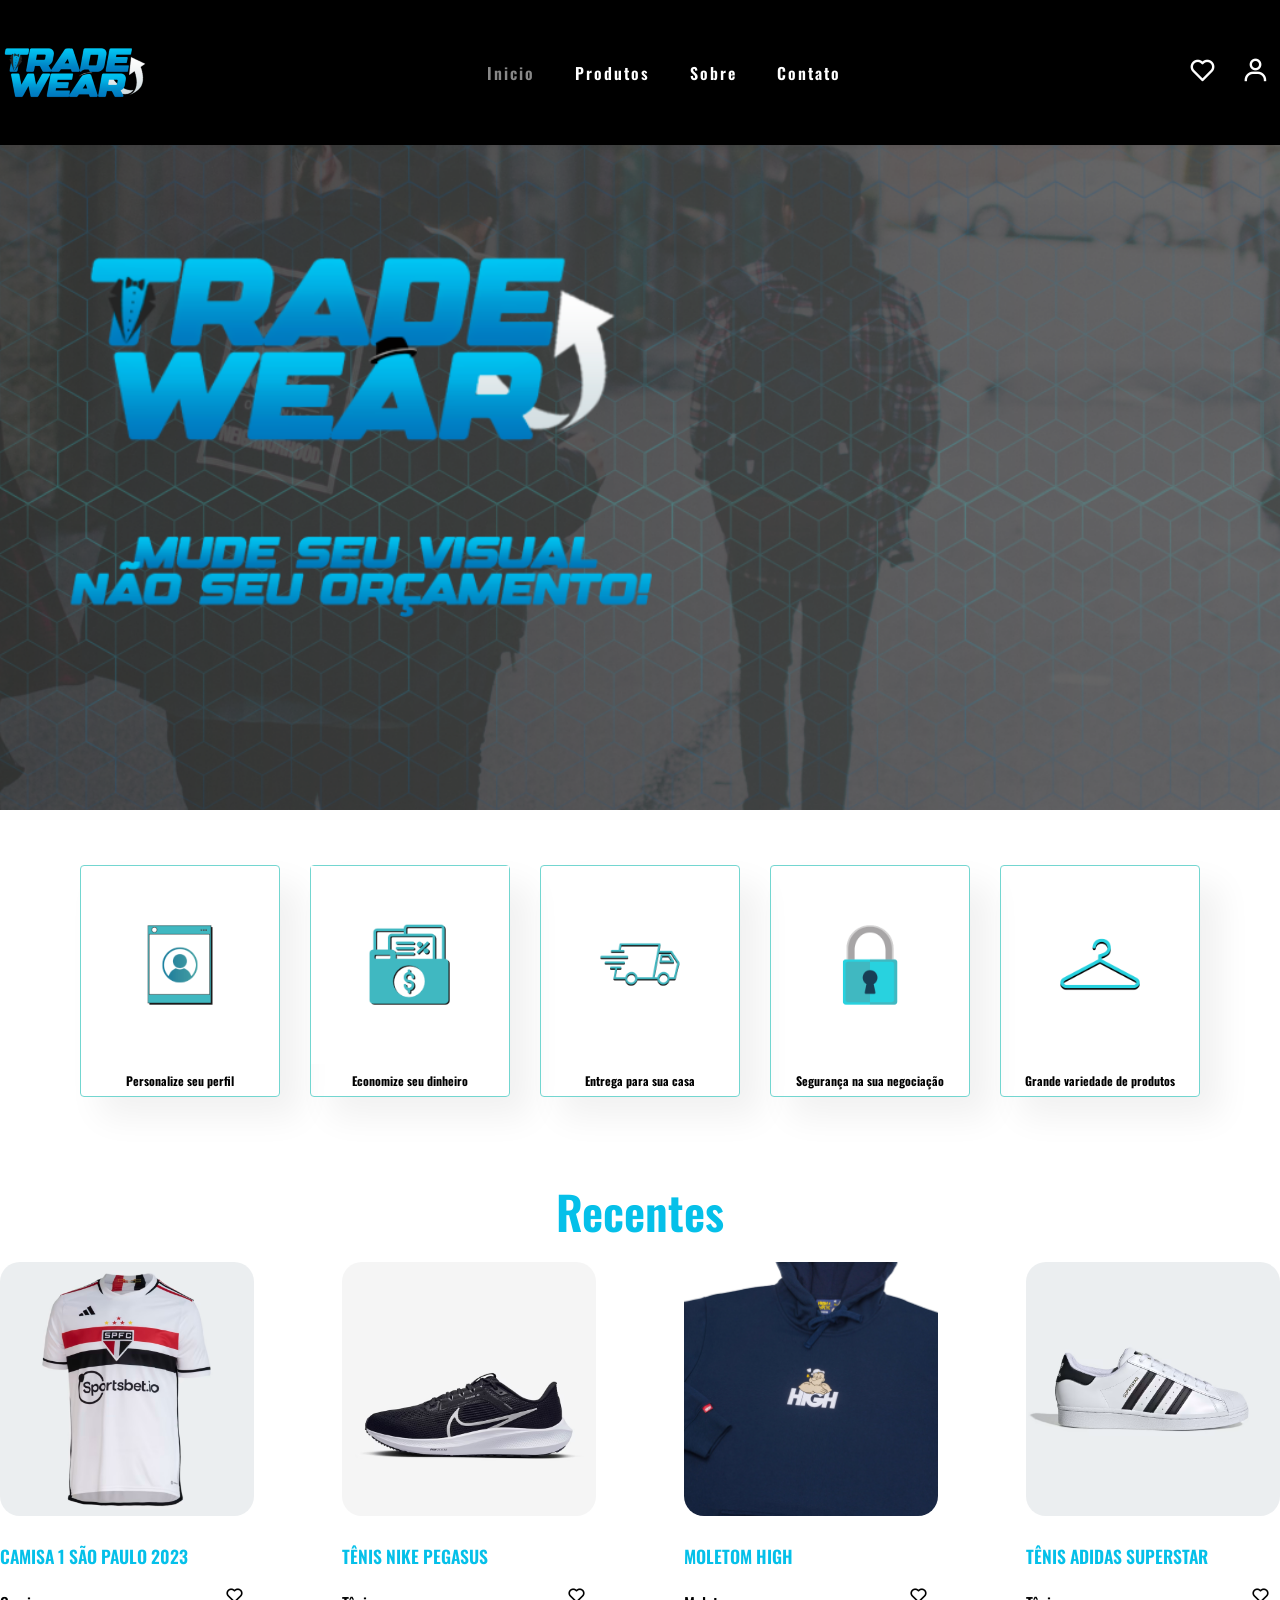
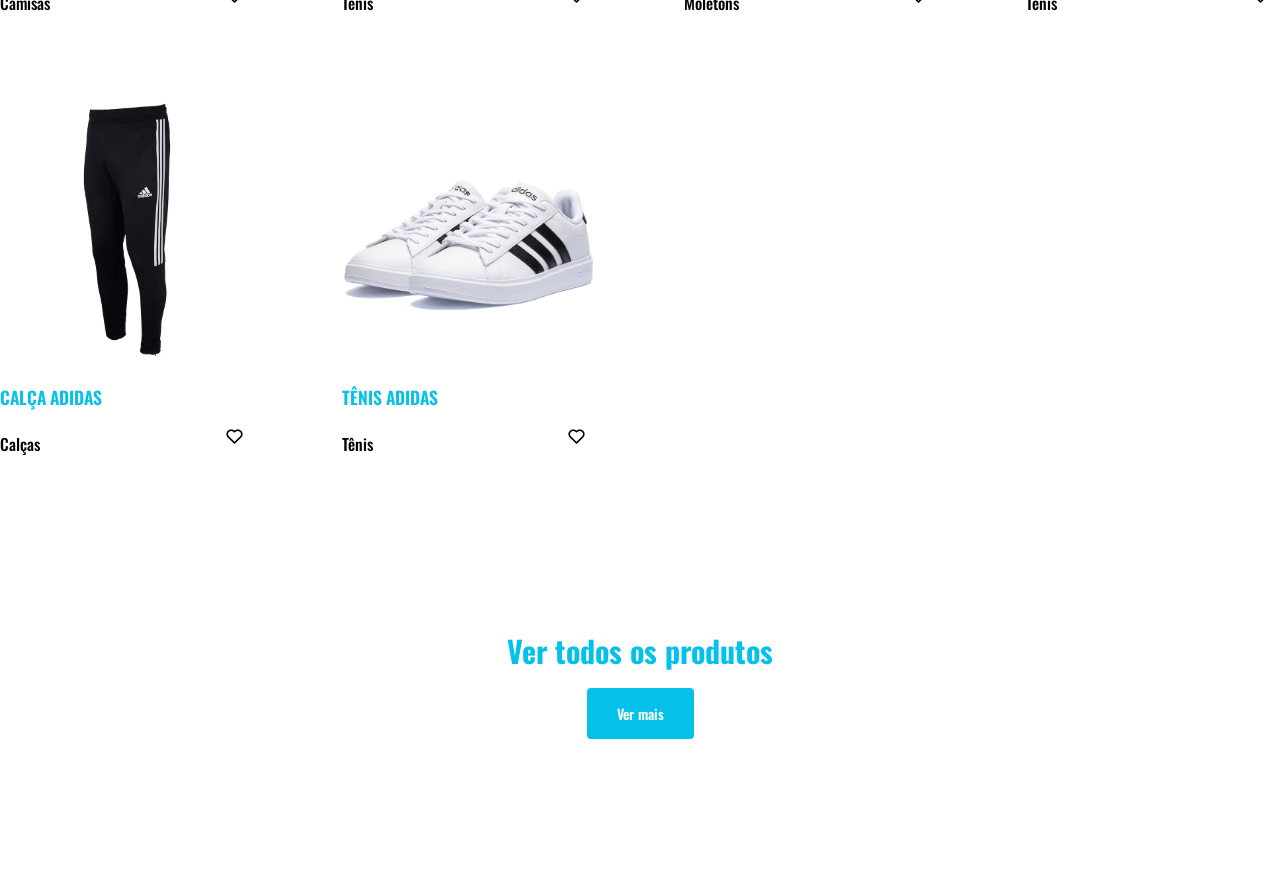
<file: Html/index.html>
<!DOCTYPE html>
<html lang="en">

<head>
    <meta charset="UTF-8">
    <meta http-equiv="X-UA-Compatible" content="IE=edge">
    <meta name="viewport" content="width=device-width, initial-scale=1.0">
    <title>TradeWear</title>
    <link rel="icon" href="../img/Trade Wear pqn11.png" type="image/icon type">
    <link href='https://unpkg.com/boxicons@2.1.2/css/boxicons.min.css' rel='stylesheet'>  
    <link rel="stylesheet" href="../Css/style.css">
</head>

<body>
    
    <header>
        <div class="nav container">
            <img src="../img/Trade Wear pqn11.png">
            <div>
                <ul id="navbar">
                    <li><a class="active" href="index.html">Inicio</a></li>
                    <li><a href="../produtos.php">Produtos</a></li>
                    <li><a href="sobre.html">Sobre</a></li>
                    <li><a href="contato.html">Contato</a></li>
                </ul>
            </div>    
            <div> 
                <i class='bx bx-heart' id="heart-icon"></i>   
                <i class='bx bx-user' id="heart-icon" onclick="window.location.href='../entrar.php';"></i> 
            <div class="heart">
                <h2 class="heart-title">Favoritos</h2>
                <div class="heart-content">
                </div>
                <div class="line">
                </div>
                <i class='bx bx-x' id="heart-close"></i>
            </div>
        </div>
    </header>

    <section id="hero">
        
    </section>

    <section id="feature" class="section-p1">
        <div class="fe-box">
            <img src="../img/sp1.png" alt="">
            <h6> Personalize seu perfil</h6>
        </div>
        <div class="fe-box">
            <img src="../img/sp2.png" alt="">
            <h6> Economize seu dinheiro</h6>
        </div>
        <div class="fe-box">
            <img src="../img/4.png" alt="">
            <h6> Entrega para sua casa</h6>
        </div>
        <div class="fe-box">
            <img src="../img/5.png" alt="">
            <h6> Segurança na sua negociação</h6>
        </div>
        <div class="fe-box">
            <img src="../img/6.png" alt="">
            <h6> Grande variedade de produtos</h6>
        </div>
    </section>

    <section class="shop container">
        <h2 class="section-title">Recentes</h2>
        <div class="shop-content">
            <div class="product-box">
                <img src="../img/Camisa_1_Sao_Paulo_FC_23-24_Branco_HT7275_01_laydown1.avif" class="product-img" onclick="window.location.href='produto1.html';">
                <h2 class="product-title">Camisa 1 São Paulo 2023</h2>
                <span class="product-des">Camisas</span>
                <i class='bx bx-heart add-heart'></i>
            </div>
            <div class="product-box">
                <img src="../img/025803ID1.avif" alt="" class="product-img" onclick="window.location.href='produto2.html';">
                <h2 class="product-title">Tênis Nike Pegasus</h2>
                <span class="product-des">Tênis</span>
                <i class='bx bx-heart add-heart'></i>
            </div>
            <div class="product-box">
                <img src="../img/moletom-111-427f25d2e397936e3d16905543144673-1024-10242.webp" alt="" class="product-img" onclick="window.location.href='produto3.html';">
                <h2 class="product-title">Moletom High</h2>
                <span class="product-des">Moletons</span>
                <i class='bx bx-heart add-heart'></i>
            </div>
            <div class="product-box">
                <img src="../img/Tenis_Superstar_Branco_EG4958_01_standard.avif" alt="" class="product-img">
                <h2 class="product-title">Tênis Adidas Superstar</h2>
                <span class="product-des">Tênis</span>
                <i class='bx bx-heart add-heart'></i>
            </div>
            <div class="product-box">
                <img src="../img/calça adidas certo.avif" alt="" class="product-img">
                <h2 class="product-title">Calça Adidas</h2>
                <span class="product-des">Calças</span>
                <i class='bx bx-heart add-heart'></i>
            </div>
            <div class="product-box">
                <img src="../img/97360651A1.avif" alt="" class="product-img">
                <h2 class="product-title">Tênis Adidas</h2>
                <span class="product-des">Tênis</span>
                <i class='bx bx-heart add-heart'></i>
            </div>
        </div>
    </section>

    <section id="banner" class="section-m1">
        <h2>Ver todos os produtos</h2>
        <form>
            <button class="normal" formaction="../produtos.php">Ver mais</button>
          </form>
    </section>

    <script src="../JavaScript/script.js"></script>
</body>

</html>
</file>
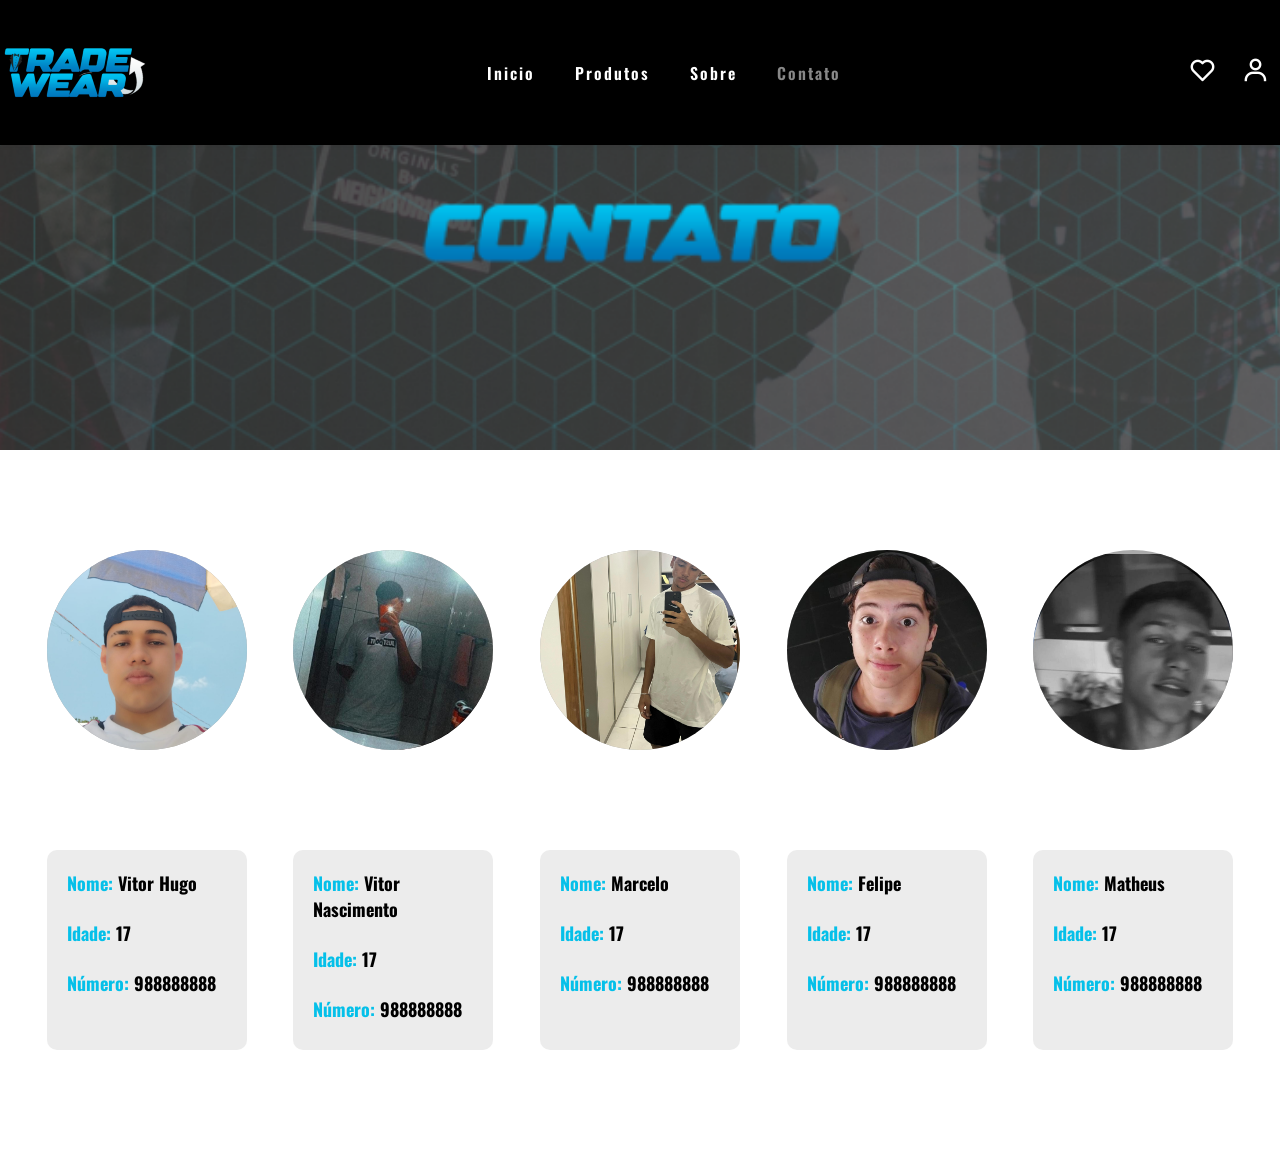
<file: Html/contato.html>
<!DOCTYPE html>
<html lang="en">

<head>
    <meta charset="UTF-8">
    <meta http-equiv="X-UA-Compatible" content="IE=edge">
    <meta name="viewport" content="width=device-width, initial-scale=1.0">
    <title>TradeWear</title>
    <link rel="icon" href="../img/Trade Wear pqn11.png" type="image/icon type">
    <link href='https://unpkg.com/boxicons@2.1.2/css/boxicons.min.css' rel='stylesheet'>  
    <link rel="stylesheet" href="../Css/contato.css">
</head>

<body>
    
    <header>
        <div class="nav container">
            <img src="../img/Trade Wear pqn11.png">
            <div>
                <ul id="navbar">
                    <li><a href="index.html">Inicio</a></li>
                    <li><a href="../produtos.php">Produtos</a></li>
                    <li><a href="sobre.html">Sobre</a></li>
                    <li><a class="active" href="contato.html">Contato</a></li>
                </ul>
            </div>    
            <div>
                <i class='bx bx-heart' id="heart-icon"></i>
                <i class='bx bx-user' id="heart-icon" onclick="window.location.href='../entrar.php';"></i> 
            </div>
        </div>
    </header>

    <section id="hero">

    </section>

    <div class="b"></div>

    <section id="ff">
        <div class="fotos">
            <img src="../img/vitor h.jpg">
        </div>
        <div class="fotos">
            <img src="../img/vvv.jfif">
        </div><div class="fotos">
            <img src="../img/marcelo.jpg">
        </div><div class="fotos">
            <img src="../img/fff.jfif">
        </div><div class="fotos">
            <img src="../img/m.jfif">
        </div>
    </section>

    <div class="b"></div>

    <section id="fo">
        <div class="formas">
            <h4><span style="color: #05C0E9;">Nome:</span> Vitor Hugo</h4> </br>
            <h4><span style="color:  #05C0E9;">Idade:</span> 17</h4> </br>
            <h4><span style="color:  #05C0E9;">Número:</span> 988888888</h4> </br>
        </div>
        <div class="formas">
            <h4><span style="color:  #05C0E9;">Nome:</span> Vitor Nascimento</h4> </br>
            <h4><span style="color:  #05C0E9;">Idade:</span> 17</h4> </br>
            <h4><span style="color:  #05C0E9;">Número:</span> 988888888</h4> </br>
        </div>
        <div class="formas">
            <h4><span style="color:  #05C0E9;">Nome:</span> Marcelo</h4> </br>
            <h4><span style="color:  #05C0E9;">Idade:</span> 17</h4>  </br>
            <h4><span style="color:  #05C0E9;">Número:</span> 988888888</h4> </br>
        </div>
        <div class="formas">
            <h4><span style="color:  #05C0E9;">Nome:</span> Felipe</h4> </br>
            <h4><span style="color:  #05C0E9;">Idade:</span> 17</h4>  </br>
            <h4><span style="color:  #05C0E9;">Número:</span> 988888888</h4> </br>
        </div>
        <div class="formas">
            <h4><span style="color:  #05C0E9;">Nome:</span> Matheus</h4> </br>
            <h4><span style="color:  #05C0E9;">Idade:</span> 17</h4>  </br>
            <h4><span style="color:  #05C0E9;">Número:</span> 988888888</h4> </br>
        </div>
    </section>

    <div class="b"></div>
</body>

</html>
</file>
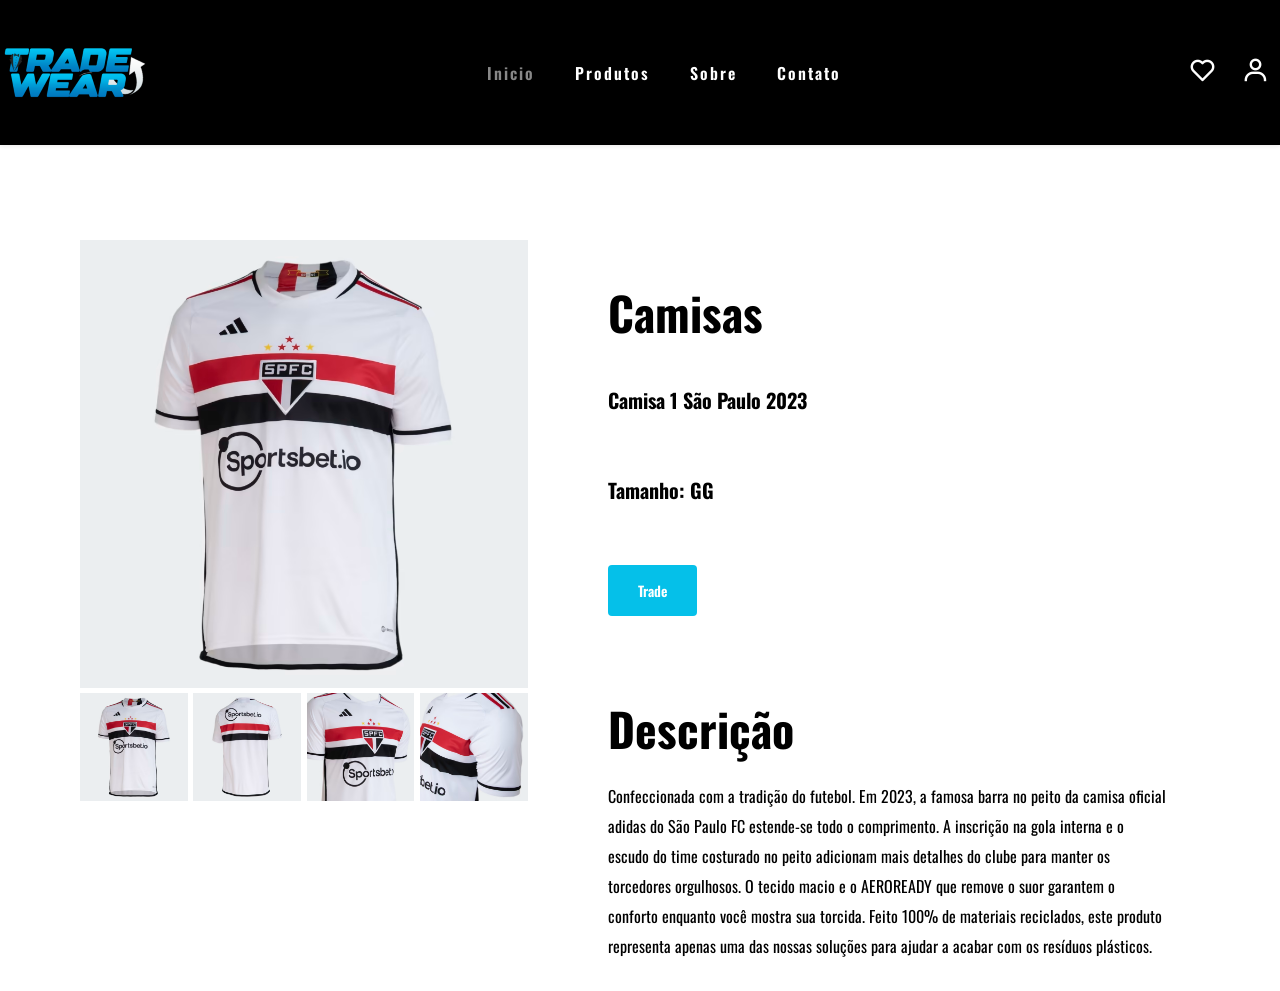
<file: Html/produto1.html>
<!DOCTYPE html>
<html>
<head>
    <meta charset='utf-8'>
    <meta http-equiv='X-UA-Compatible' content='IE=edge'>
    <title>Camisa 1 São Paulo 2023</title>
    <link rel="icon" href="../img/Trade Wear pqn11.png" type="image/icon type">
    <meta name='viewport' content='width=device-width, initial-scale=1'>
    <link rel='stylesheet' type='text/css' media='screen' href='../Css/produtos1.css'>
    <link href='https://unpkg.com/boxicons@2.1.2/css/boxicons.min.css' rel='stylesheet'> 
</head>
<body>
    <header>
        <div class="nav container">
            <img src="../img/Trade Wear pqn11.png">
            <div>
                <ul id="navbar">
                    <li><a class="active" href="index.html">Inicio</a></li>
                    <li><a href="../produtos.php">Produtos</a></li>
                    <li><a href="sobre.html">Sobre</a></li>
                    <li><a href="contato.html">Contato</a></li>
                </ul>
            </div>    
            <div>
                <i class='bx bx-heart' id="heart-icon"></i>
                <i class='bx bx-user' id="heart-icon" onclick="window.location.href='../entrar.php';"></i> 
            </div>
        </div>
    </header>

    <div class="b"></div>

    <section id="prodetails" class="section-p1">
        <div class="single-pro-image">
            <img src="../img/Camisa_1_Sao_Paulo_FC_23-24_Branco_HT7275_01_laydown1.avif" width="100%" class="MainImg" id="mainimgid" onclick="changeImage(this.src)">

            <div class="small-img-group">
                <div class="small-img-col">
                    <img src="../img/Camisa_1_Sao_Paulo_FC_23-24_Branco_HT7275_01_laydown1.avif" width="100%" class="small-img" id="2" onclick="changeImage(this)" alt="">
                </div>
                <div class="small-img-col">
                    <img src="../img/Camisa_1_Sao_Paulo_FC_23-24_Branco_HT7275_02_laydown_hover2.avif" width="100%" class="small-img" id="1" onclick="changeImage(this)" alt="">
                </div>
                <div class="small-img-col">
                    <img src="../img/Camisa_1_Sao_Paulo_FC_23-24_Branco_HT7275_41_detail3.avif" width="100%" class="small-img" id="3" onclick="changeImage(this)" alt="">
                </div>
                <div class="small-img-col">
                    <img src="../img/Camisa_1_Sao_Paulo_FC_23-24_Branco_HT7275_42_detail4.avif" width="100%" class="small-img" id="4" onclick="changeImage(this)" alt="">
                </div>
            </div>
        </div>
        <div class="single-pro-details">
            <h2>Camisas</h2>
            <h4>Camisa 1 São Paulo 2023</h4>
            <h4>Tamanho: GG</h4>
            <button class="normal">Trade</button>
            <div class="b"></div>
            <h2>Descrição</h2>
            <span>Confeccionada com a tradição do futebol. Em 2023, a famosa barra no peito da camisa oficial adidas do São Paulo FC estende-se todo o comprimento. A inscrição na gola interna e o escudo do time costurado no peito adicionam mais detalhes do clube para manter os torcedores orgulhosos. O tecido macio e o AEROREADY que remove o suor garantem o conforto enquanto você mostra sua torcida.

                Feito 100% de materiais reciclados, este produto representa apenas uma das nossas soluções para ajudar a acabar com os resíduos plásticos.</span>

        </div>
    </section>

    <script>
        function changeImage(img) {
        document.getElementById("mainimgid").src=img.src;
        document.getElementById("text").innerText = img.alt
  
        }
        </script>

</body>
</html>
</file>
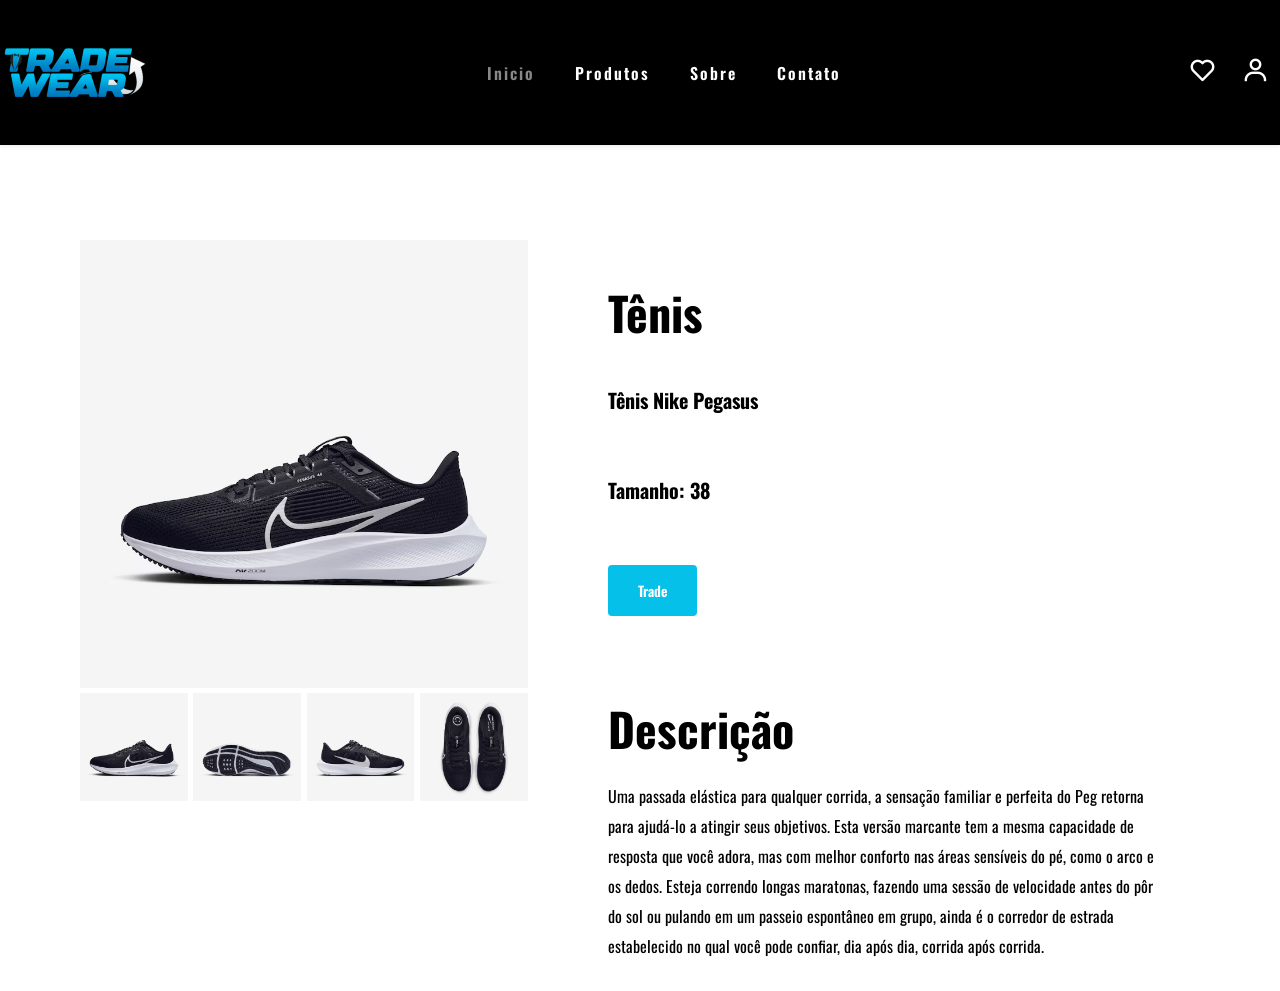
<file: Html/produto2.html>
<!DOCTYPE html>
<html>
<head>
    <meta charset='utf-8'>
    <meta http-equiv='X-UA-Compatible' content='IE=edge'>
    <title>Tênis Nike Pegasus</title>
    <link rel="icon" href="../img/Trade Wear pqn11.png" type="image/icon type">
    <meta name='viewport' content='width=device-width, initial-scale=1'>
    <link rel='stylesheet' type='text/css' media='screen' href='../Css/produtos1.css'>
    <link href='https://unpkg.com/boxicons@2.1.2/css/boxicons.min.css' rel='stylesheet'> 
</head>
<body>
    <header>
        <div class="nav container">
            <img src="../img/Trade Wear pqn11.png">
            <div>
                <ul id="navbar">
                    <li><a class="active" href="index.html">Inicio</a></li>
                    <li><a href="../produtos.php">Produtos</a></li>
                    <li><a href="sobre.html">Sobre</a></li>
                    <li><a href="contato.html">Contato</a></li>
                </ul>
            </div>    
            <div>
                <i class='bx bx-heart' id="heart-icon"></i>
                <i class='bx bx-user' id="heart-icon" onclick="window.location.href='../entrar.php';"></i> 
            </div>
        </div>
    </header>

    <div class="b"></div>

    <section id="prodetails" class="section-p1">
        <div class="single-pro-image">
            <img src="../img/025803ID1.avif" width="100%" class="MainImg" id="mainimgid" onclick="changeImage(this.src)">

            <div class="small-img-group">
                <div class="small-img-col">
                    <img src="../img/025803ID1.avif" width="100%" class="small-img" id="2" onclick="changeImage(this)" alt="">
                </div>
                <div class="small-img-col">
                    <img src="../img/025803IDA12.avif" width="100%" class="small-img" id="1" onclick="changeImage(this)" alt="">
                </div>
                <div class="small-img-col">
                    <img src="../img/025803IDA23.avif" width="100%" class="small-img" id="3" onclick="changeImage(this)" alt="">
                </div>
                <div class="small-img-col">
                    <img src="../img/025803IDA34.avif" width="100%" class="small-img" id="4" onclick="changeImage(this)" alt="">
                </div>
            </div>
        </div>
        <div class="single-pro-details">
            <h2>Tênis</h2>
            <h4>Tênis Nike Pegasus</h4>
            <h4>Tamanho: 38</h4>
            <button class="normal">Trade</button>
            <div class="b"></div>
            <h2>Descrição</h2>
            <span>Uma passada elástica para qualquer corrida, a sensação familiar e perfeita do Peg retorna para ajudá-lo a atingir seus objetivos. Esta versão marcante tem a mesma capacidade de resposta que você adora, mas com melhor conforto nas áreas sensíveis do pé, como o arco e os dedos. Esteja correndo longas maratonas, fazendo uma sessão de velocidade antes do pôr do sol ou pulando em um passeio espontâneo em grupo, ainda é o corredor de estrada estabelecido no qual você pode confiar, dia após dia, corrida após corrida.</span>

        </div>
    </section>

    <script>
        function changeImage(img) {
        document.getElementById("mainimgid").src=img.src;
        document.getElementById("text").innerText = img.alt
  
        }
        </script>

</body>
</html>
</file>
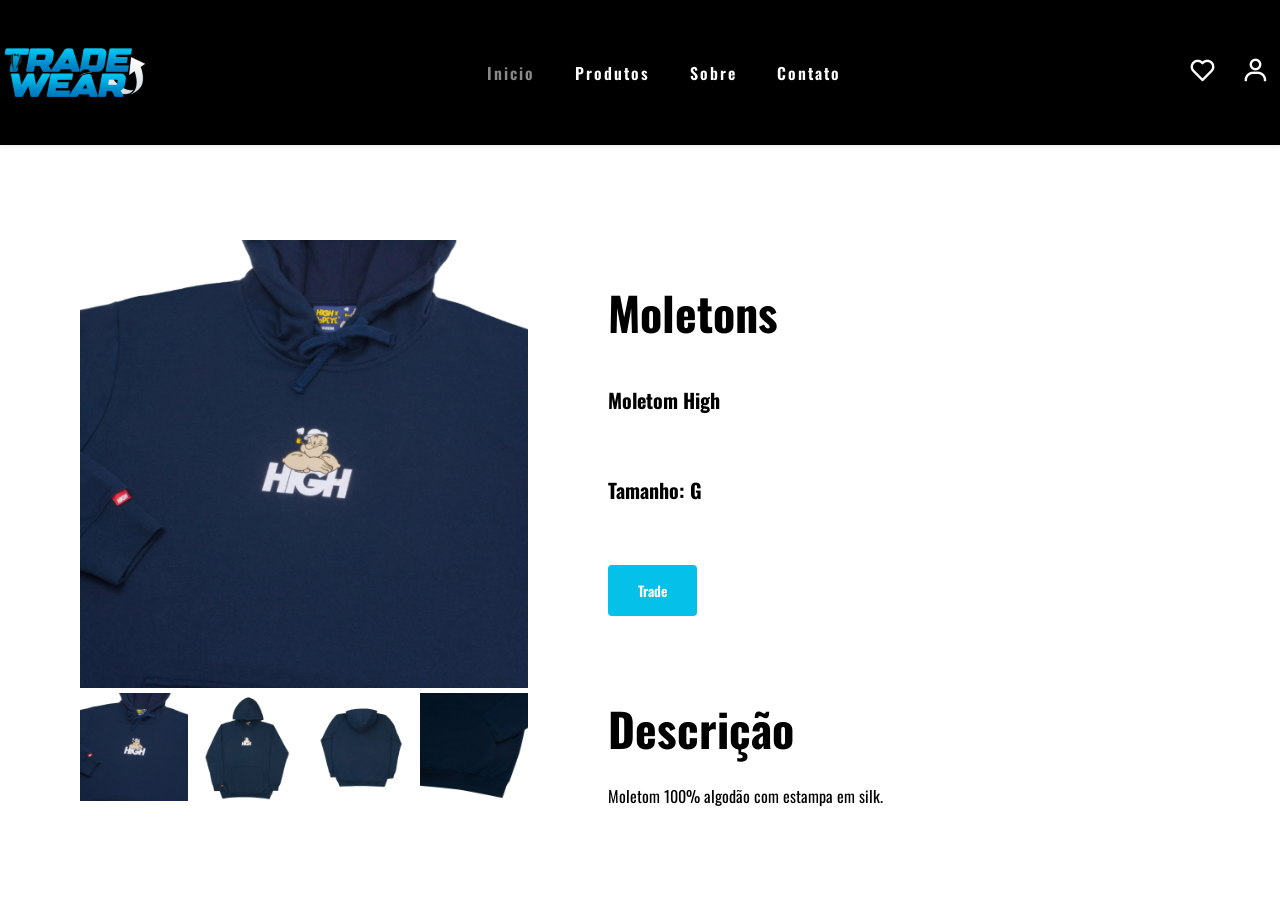
<file: Html/produto3.html>
<!DOCTYPE html>
<html>
<head>
    <meta charset='utf-8'>
    <meta http-equiv='X-UA-Compatible' content='IE=edge'>
    <title>Moletom High</title>
    <link rel="icon" href="../img/Trade Wear pqn11.png" type="image/icon type">
    <meta name='viewport' content='width=device-width, initial-scale=1'>
    <link rel='stylesheet' type='text/css' media='screen' href='../Css/produtos1.css'>
    <link href='https://unpkg.com/boxicons@2.1.2/css/boxicons.min.css' rel='stylesheet'> 
</head>
<body>
    <header>
        <div class="nav container">
            <img src="../img/Trade Wear pqn11.png">
            <div>
                <ul id="navbar">
                    <li><a class="active" href="index.html">Inicio</a></li>
                    <li><a href="../produtos.php">Produtos</a></li>
                    <li><a href="sobre.html">Sobre</a></li>
                    <li><a href="contato.html">Contato</a></li>
                </ul>
            </div>    
            <div>
                <i class='bx bx-heart' id="heart-icon"></i>
                <i class='bx bx-user' id="heart-icon" onclick="window.location.href='../entrar.php';"></i> 
            </div>
        </div>
    </header>

    <div class="b"></div>

    <section id="prodetails" class="section-p1">
        <div class="single-pro-image">
            <img src="../img/moletom-111-427f25d2e397936e3d16905543144673-1024-10242.webp" width="100%" class="MainImg" id="mainimgid" onclick="changeImage(this.src)">

            <div class="small-img-group">
                <div class="small-img-col">
                    <img src="../img/moletom-111-427f25d2e397936e3d16905543144673-1024-10242.webp" width="100%" class="small-img" id="2" onclick="changeImage(this)" alt="">
                </div>
                <div class="small-img-col">
                    <img src="../img/moletom-91-a67d7659e5d909c28216905543138997-1024-10241.webp" width="100%" class="small-img" id="1" onclick="changeImage(this)" alt="">
                </div>
                <div class="small-img-col">
                    <img src="../img/moletom-101-5b455b111f7c53063a16905543143145-1024-10243.webp" width="100%" class="small-img" id="3" onclick="changeImage(this)" alt="">
                </div>
                <div class="small-img-col">
                    <img src="../img/moletom-121-1f0b640678888472c616905543147097-1024-10244.webp" width="100%" class="small-img" id="4" onclick="changeImage(this)" alt="">
                </div>
            </div>
        </div>
        <div class="single-pro-details">
            <h2>Moletons</h2>
            <h4>Moletom High</h4>
            <h4>Tamanho: G</h4>
            <button class="normal">Trade</button>
            <div class="b"></div>
            <h2>Descrição</h2>
            <span>Moletom 100% algodão com estampa em silk.</span>

        </div>
    </section>

    <script>
        function changeImage(img) {
        document.getElementById("mainimgid").src=img.src;
        document.getElementById("text").innerText = img.alt
  
        }
        </script>

</body>
</html>
</file>
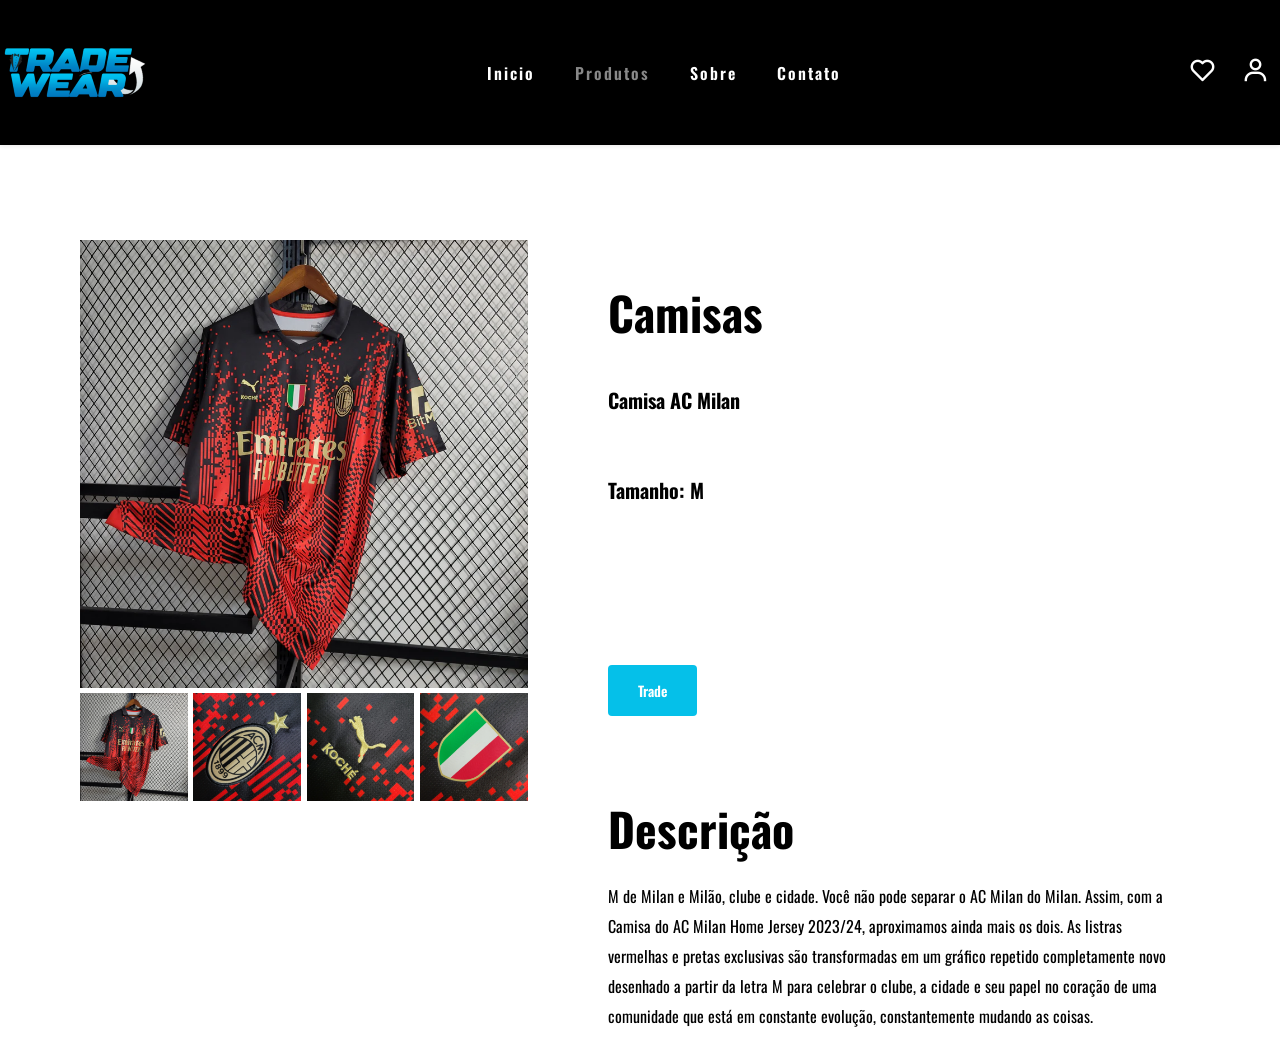
<file: Html/produto4.html>
<!DOCTYPE html>
<html>
<head>
    <meta charset='utf-8'>
    <meta http-equiv='X-UA-Compatible' content='IE=edge'>
    <title>Camisa AC Milan</title>
    <link rel="icon" href="../img/Trade Wear pqn11.png" type="image/icon type">
    <meta name='viewport' content='width=device-width, initial-scale=1'>
    <link rel='stylesheet' type='text/css' media='screen' href='../Css/produtos1.css'>
    <link href='https://unpkg.com/boxicons@2.1.2/css/boxicons.min.css' rel='stylesheet'> 
</head>
<body>
    <header>
        <div class="nav container">
            <img src="../img/Trade Wear pqn11.png">
            <div>
                <ul id="navbar">
                    <li><a href="index.html">Inicio</a></li>
                    <li><a class="active" href="../produtos.php">Produtos</a></li>
                    <li><a href="sobre.html">Sobre</a></li>
                    <li><a href="contato.html">Contato</a></li>
                </ul>
            </div>    
            <div>
                <i class='bx bx-heart' id="heart-icon"></i>
                <i class='bx bx-user' id="heart-icon" onclick="window.location.href='../entrar.php';"></i> 
            </div>
        </div>
    </header>

    <div class="b"></div>

    <section id="prodetails" class="section-p1">
        <div class="single-pro-image">
            <img src="../img/milan.webp" width="100%" class="MainImg" id="mainimgid" onclick="changeImage(this.src)">

            <div class="small-img-group">
                <div class="small-img-col">
                    <img src="../img/milan.webp" width="100%" class="small-img" id="2" onclick="changeImage(this)" alt="">
                </div>
                <div class="small-img-col">
                    <img src="../img/milan2.webp" width="100%" class="small-img" id="1" onclick="changeImage(this)" alt="">
                </div>
                <div class="small-img-col">
                    <img src="../img/milan3.webp" width="100%" class="small-img" id="3" onclick="changeImage(this)" alt="">
                </div>
                <div class="small-img-col">
                    <img src="../img/milan4.webp" width="100%" class="small-img" id="4" onclick="changeImage(this)" alt="">
                </div>
            </div>
        </div>
        <div class="single-pro-details">
            <h2>Camisas</h2>
            <h4>Camisa AC Milan</h4>
            <h4>Tamanho: M</h4>
            <div class="b"></div>
            <button class="normal">Trade</button>
            <div class="b"></div>
            <h2>Descrição</h2>
            <span>M de Milan e Milão, clube e cidade. Você não pode separar o AC Milan do Milan. Assim, com a Camisa do AC Milan Home Jersey 2023/24, aproximamos ainda mais os dois. As listras vermelhas e pretas exclusivas são transformadas em um gráfico repetido completamente novo desenhado a partir da letra M para celebrar o clube, a cidade e seu papel no coração de uma comunidade que está em constante evolução, constantemente mudando as coisas.</span>

        </div>
    </section>

    <script>
        function changeImage(img) {
        document.getElementById("mainimgid").src=img.src;
        document.getElementById("text").innerText = img.alt
  
        }
        </script>

</body>
</html>
</file>
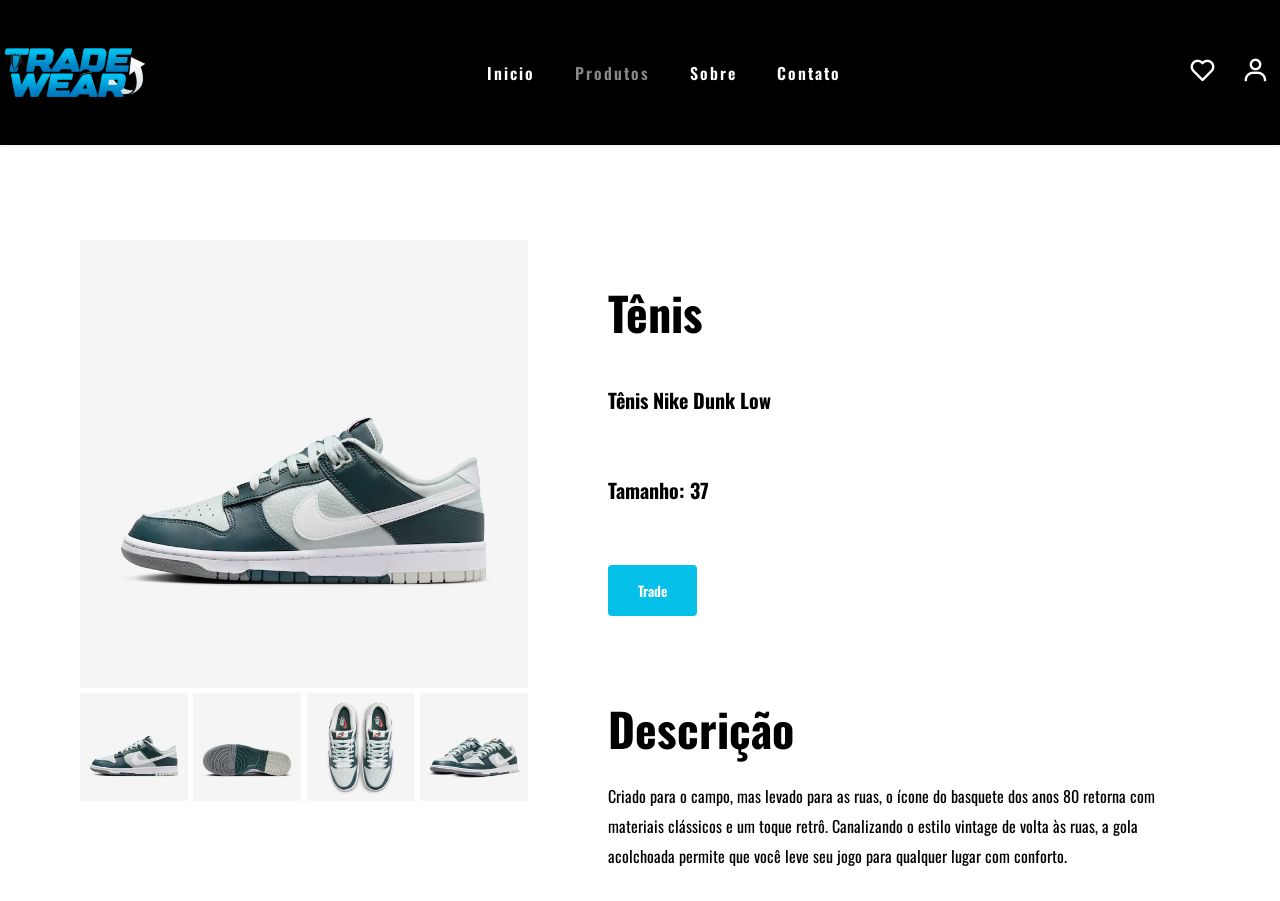
<file: Html/produto5.html>
<!DOCTYPE html>
<html>
<head>
    <meta charset='utf-8'>
    <meta http-equiv='X-UA-Compatible' content='IE=edge'>
    <title>Tênis Nike Dunk Low</title>
    <link rel="icon" href="../img/Trade Wear pqn11.png" type="image/icon type">
    <meta name='viewport' content='width=device-width, initial-scale=1'>
    <link rel='stylesheet' type='text/css' media='screen' href='../Css/produtos1.css'>
    <link href='https://unpkg.com/boxicons@2.1.2/css/boxicons.min.css' rel='stylesheet'> 
</head>
<body>
    <header>
        <div class="nav container">
            <img src="../img/Trade Wear pqn11.png">
            <div>
                <ul id="navbar">
                    <li><a href="index.html">Inicio</a></li>
                    <li><a class="active" href="../produtos.php">Produtos</a></li>
                    <li><a href="sobre.html">Sobre</a></li>
                    <li><a href="contato.html">Contato</a></li>
                </ul>
            </div>    
            <div>
                <i class='bx bx-heart' id="heart-icon"></i>
                <i class='bx bx-user' id="heart-icon" onclick="window.location.href='../entrar.php';"></i> 
            </div>
        </div>
    </header>

    <div class="b"></div>

    <section id="prodetails" class="section-p1">
        <div class="single-pro-image">
            <img src="../img/dunk1.avif" width="100%" class="MainImg" id="mainimgid" onclick="changeImage(this.src)">

            <div class="small-img-group">
                <div class="small-img-col">
                    <img src="../img/dunk1.avif" width="100%" class="small-img" id="2" onclick="changeImage(this)" alt="">
                </div>
                <div class="small-img-col">
                    <img src="../img/dunk2.avif" width="100%" class="small-img" id="1" onclick="changeImage(this)" alt="">
                </div>
                <div class="small-img-col">
                    <img src="../img/dunk3.avif" width="100%" class="small-img" id="3" onclick="changeImage(this)" alt="">
                </div>
                <div class="small-img-col">
                    <img src="../img/dunk4.avif" width="100%" class="small-img" id="4" onclick="changeImage(this)" alt="">
                </div>
            </div>
        </div>
        <div class="single-pro-details">
            <h2>Tênis</h2>
            <h4>Tênis Nike Dunk Low</h4>
            <h4>Tamanho: 37</h4>
            <button class="normal">Trade</button>
            <div class="b"></div>
            <h2>Descrição</h2>
            <span>Criado para o campo, mas levado para as ruas, o ícone do basquete dos anos 80 retorna com materiais clássicos e um toque retrô. Canalizando o estilo vintage de volta às ruas, a gola acolchoada permite que você leve seu jogo para qualquer lugar com conforto.</span>

        </div>
    </section>

    <script>
        function changeImage(img) {
        document.getElementById("mainimgid").src=img.src;
        document.getElementById("text").innerText = img.alt
  
        }
        </script>

</body>
</html>
</file>
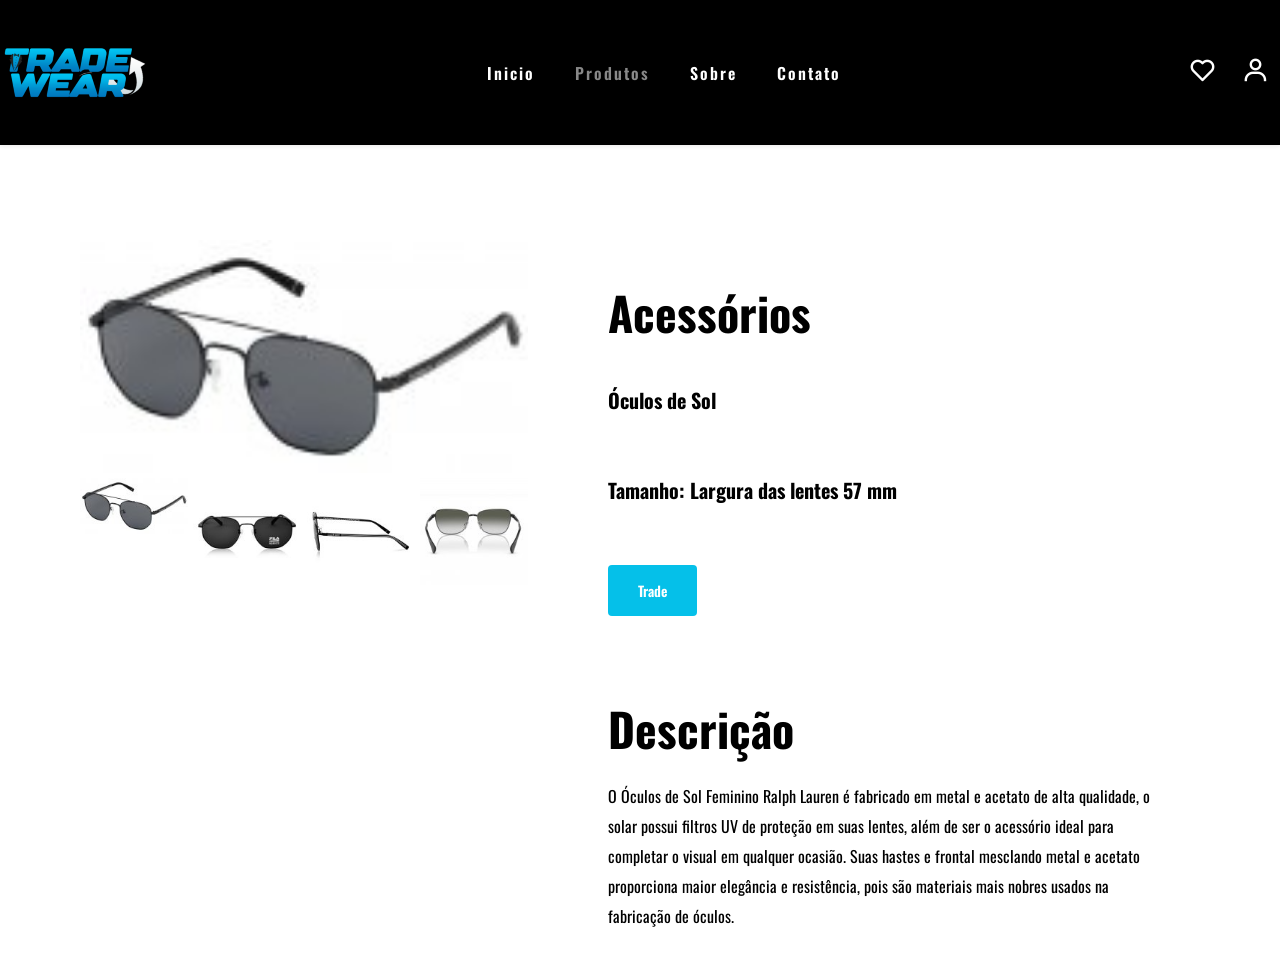
<file: Html/produto6.html>
<!DOCTYPE html>
<html>
<head>
    <meta charset='utf-8'>
    <meta http-equiv='X-UA-Compatible' content='IE=edge'>
    <title>Óculos de Sol</title>
    <link rel="icon" href="../img/Trade Wear pqn11.png" type="image/icon type">
    <meta name='viewport' content='width=device-width, initial-scale=1'>
    <link rel='stylesheet' type='text/css' media='screen' href='../Css/produtos1.css'>
    <link href='https://unpkg.com/boxicons@2.1.2/css/boxicons.min.css' rel='stylesheet'> 
</head>
<body>
    <header>
        <div class="nav container">
            <img src="../img/Trade Wear pqn11.png">
            <div>
                <ul id="navbar">
                    <li><a href="index.html">Inicio</a></li>
                    <li><a class="active" href="../produtos.php">Produtos</a></li>
                    <li><a href="sobre.html">Sobre</a></li>
                    <li><a href="contato.html">Contato</a></li>
                </ul>
            </div>    
            <div>
                <i class='bx bx-heart' id="heart-icon"></i>
                <i class='bx bx-user' id="heart-icon" onclick="window.location.href='../entrar.php';"></i> 
            </div>
        </div>
    </header>

    <div class="b"></div>

    <section id="prodetails" class="section-p1">
        <div class="single-pro-image">
            <img src="../img/oculos1.jpg" width="100%" class="MainImg" id="mainimgid" onclick="changeImage(this.src)">

            <div class="small-img-group">
                <div class="small-img-col">
                    <img src="../img/oculos1.jpg" width="100%" class="small-img" id="2" onclick="changeImage(this)" alt="">
                </div>
                <div class="small-img-col">
                    <img src="../img/oculos2.jpg" width="100%" class="small-img" id="1" onclick="changeImage(this)" alt="">
                </div>
                <div class="small-img-col">
                    <img src="../img/oculos3.jpg" width="100%" class="small-img" id="3" onclick="changeImage(this)" alt="">
                </div>
                <div class="small-img-col">
                    <img src="../img/oculos4.jpg" width="100%" class="small-img" id="4" onclick="changeImage(this)" alt="">
                </div>
            </div>
        </div>
        <div class="single-pro-details">
            <h2>Acessórios</h2>
            <h4>Óculos de Sol</h4>
            <h4>Tamanho: Largura das lentes 57 mm</h4>
            <button class="normal">Trade</button>
            <div class="b"></div>
            <h2>Descrição</h2>
            <span>O Óculos de Sol Feminino Ralph Lauren é fabricado em metal e acetato de alta qualidade, o solar possui filtros UV de proteção em suas lentes, além de ser o acessório ideal para completar o visual em qualquer ocasião. Suas hastes e frontal mesclando metal e acetato proporciona maior elegância e resistência, pois são materiais mais nobres usados na fabricação de óculos.</span>

        </div>
    </section>

    <script>
        function changeImage(img) {
        document.getElementById("mainimgid").src=img.src;
        document.getElementById("text").innerText = img.alt
  
        }
        </script>

</body>
</html>
</file>
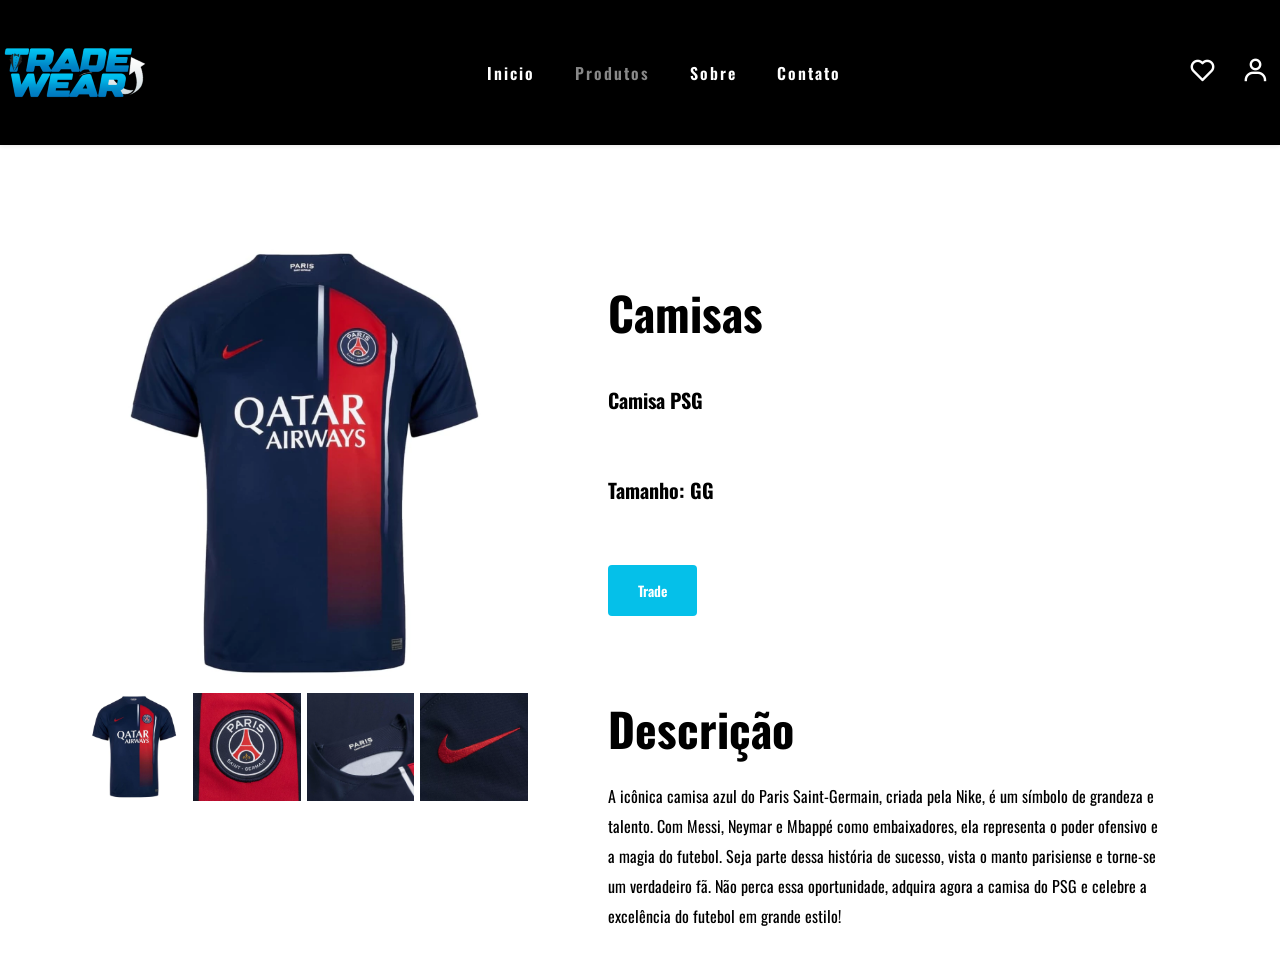
<file: Html/produto7.html>
<!DOCTYPE html>
<html>
<head>
    <meta charset='utf-8'>
    <meta http-equiv='X-UA-Compatible' content='IE=edge'>
    <title>Camisa PSG</title>
    <link rel="icon" href="../img/Trade Wear pqn11.png" type="image/icon type">
    <meta name='viewport' content='width=device-width, initial-scale=1'>
    <link rel='stylesheet' type='text/css' media='screen' href='../Css/produtos1.css'>
    <link href='https://unpkg.com/boxicons@2.1.2/css/boxicons.min.css' rel='stylesheet'> 
</head>
<body>
    <header>
        <div class="nav container">
            <img src="../img/Trade Wear pqn11.png">
            <div>
                <ul id="navbar">
                    <li><a href="index.html">Inicio</a></li>
                    <li><a class="active" href="../produtos.php">Produtos</a></li>
                    <li><a href="sobre.html">Sobre</a></li>
                    <li><a href="contato.html">Contato</a></li>
                </ul>
            </div>    
            <div>
                <i class='bx bx-heart' id="heart-icon"></i>
                <i class='bx bx-user' id="heart-icon" onclick="window.location.href='../entrar.php';"></i> 
            </div>
        </div>
    </header>

    <div class="b"></div>

    <section id="prodetails" class="section-p1">
        <div class="single-pro-image">
            <img src="../img/psg1.webp" width="100%" class="MainImg" id="mainimgid" onclick="changeImage(this.src)">

            <div class="small-img-group">
                <div class="small-img-col">
                    <img src="../img/psg1.webp" width="100%" class="small-img" id="2" onclick="changeImage(this)" alt="">
                </div>
                <div class="small-img-col">
                    <img src="../img/psg2.webp" width="100%" class="small-img" id="1" onclick="changeImage(this)" alt="">
                </div>
                <div class="small-img-col">
                    <img src="../img/psg3.webp" width="100%" class="small-img" id="3" onclick="changeImage(this)" alt="">
                </div>
                <div class="small-img-col">
                    <img src="../img/psg4.webp" width="100%" class="small-img" id="4" onclick="changeImage(this)" alt="">
                </div>
            </div>
        </div>
        <div class="single-pro-details">
            <h2>Camisas</h2>
            <h4>Camisa PSG</h4>
            <h4>Tamanho: GG</h4>
            <button class="normal">Trade</button>
            <div class="b"></div>
            <h2>Descrição</h2>
            <span>A icônica camisa azul do Paris Saint-Germain, criada pela Nike, é um símbolo de grandeza e talento. Com Messi, Neymar e Mbappé como embaixadores, ela representa o poder ofensivo e a magia do futebol. Seja parte dessa história de sucesso, vista o manto parisiense e torne-se um verdadeiro fã. Não perca essa oportunidade, adquira agora a camisa do PSG e celebre a excelência do futebol em grande estilo!</span>

        </div>
    </section>

    <script>
        function changeImage(img) {
        document.getElementById("mainimgid").src=img.src;
        document.getElementById("text").innerText = img.alt
  
        }
        </script>

</body>
</html>
</file>
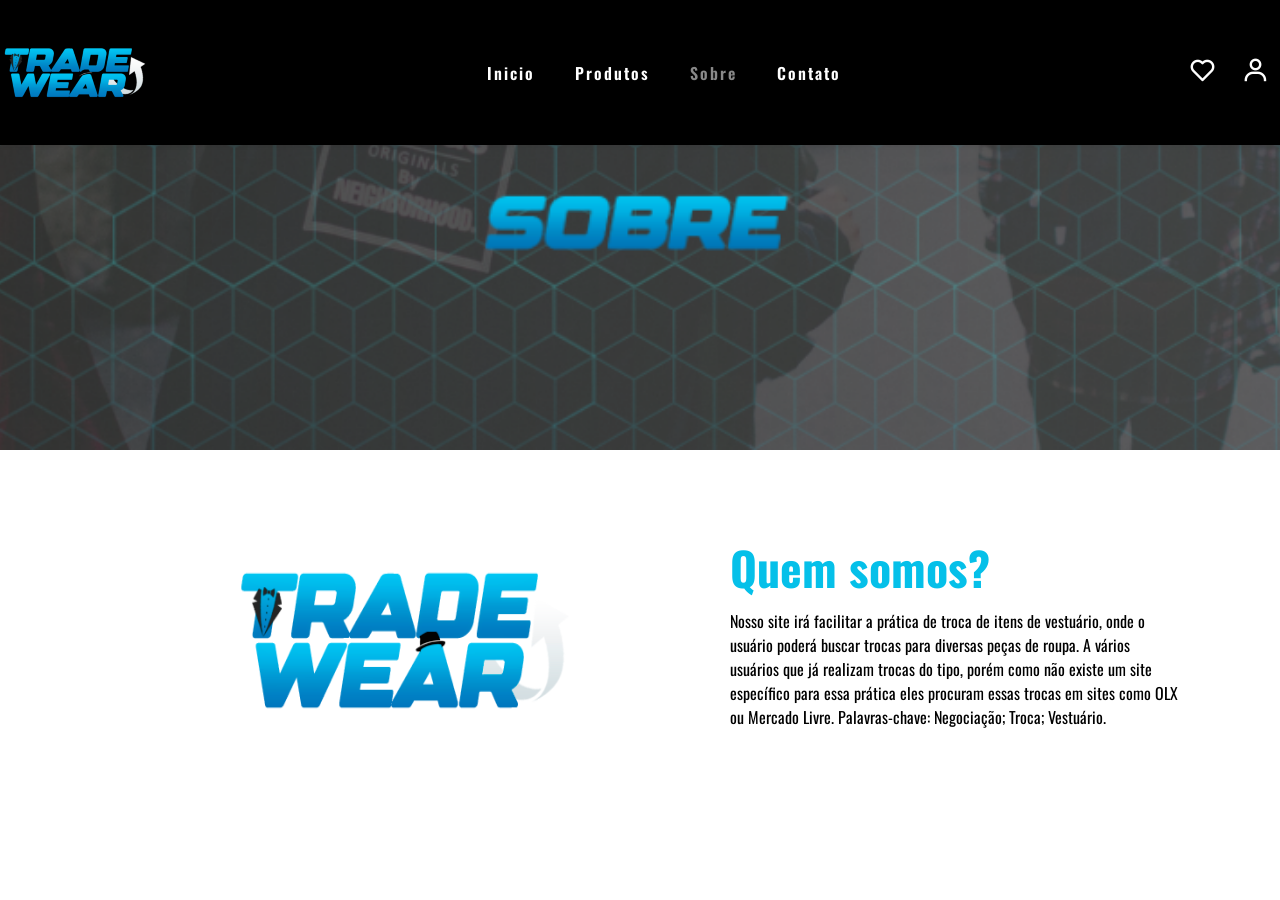
<file: Html/sobre.html>
<!DOCTYPE html>
<html lang="en">

<head>
    <meta charset="UTF-8">
    <meta http-equiv="X-UA-Compatible" content="IE=edge">
    <meta name="viewport" content="width=device-width, initial-scale=1.0">
    <title>TradeWear</title>
    <link rel="icon" href="../img/Trade Wear pqn11.png" type="image/icon type">
    <link href='https://unpkg.com/boxicons@2.1.2/css/boxicons.min.css' rel='stylesheet'>  
    <link rel="stylesheet" href="../Css/sobre.css">
</head>

<body>
    
    <header>
        <div class="nav container">
            <img src="../img/Trade Wear pqn11.png">
            <div>
                <ul id="navbar">
                    <li><a href="index.html">Inicio</a></li>
                    <li><a href="../produtos.php">Produtos</a></li>
                    <li><a class="active" href="sobre.html">Sobre</a></li>
                    <li><a href="contato.html">Contato</a></li>
                </ul>
            </div>    
            <div>
                <i class='bx bx-heart' id="heart-icon"></i>
                <i class='bx bx-user' id="heart-icon" onclick="window.location.href='../entrar.php';"></i>
            </div>
        </div>
    </header>

    <section id="hero">

    </section>

    <section id="about-head" class="section-p1">
        <img src="../img/Trade Wear pqn.png" alt="">
        <div class="text">
            <h2>Quem somos?</h2>      
            <p>Nosso site irá facilitar a prática de troca de itens de vestuário, onde o usuário poderá buscar trocas para diversas peças de roupa. A vários usuários que já realizam trocas do tipo, porém como não existe um site específico para essa prática eles procuram essas trocas em sites como OLX ou Mercado Livre.
                Palavras-chave: Negociação; Troca; Vestuário.</p>
        </div>
    </section>
    
</body>

</html>
</file>
<file: Css/style.css>
@import url('https://fonts.googleapis.com/css2?family=Oswald&display=swap');
* {
    margin: 0;
    padding: 0;
    box-sizing: border-box;
    font-family: 'Oswald', sans-serif;
}

:root{
    --main-color: #05C0E9;
    --sec-color: #ffffff;
    --text-color: #171427;
    --bg-color: #fff;
}

.container{
    max-width: 1568px;
    margin: auto;
    width: 100%;
}

header{
    position: fixed;
    top: 0;
    left: 0;
    width: 100%;
    background-color: var(--bg-color);
    box-shadow: 0 1px 4px hsl(0 4% 15% / 10%);
    z-index: 100;
    background: rgb(0, 0, 0);
}
.nav{
    display: flex;
    align-items: center;
    justify-content: space-between;
    padding: 20px 0;
}
.logo{
    font-size: 1.1rem;
    font-weight: 600;
    color: var(--sec-color);
    text-transform: uppercase;
}
.logo span{
    color: var(--main-color);
    font-weight: 700;
}
#heart-icon{
    font-size: 1.8rem;
    cursor: pointer;
    color: #ffffff;
    list-style:none;
    padding: 0 10px;
}

#heart-icon:hover{
    color: #838383;
    transition: 0.3s ease;
}

.heart{
    position: fixed;
    top: 0;
    right: 0;
    right: -100%; 
    width: 360px;
    height: 100vh;
    overflow-y: auto;
    overflow-x: hidden;
    padding: 20px;
    background-color: var(--bg-color);
    box-shadow: -2px solid 4px hsl(0, 0%, 100%);
    border: 1px solid var(--main-color);
    transition: 1.5s;
}
.heart.active{
    right: 0;
    transition: .5s;
}
.heart-title{
    text-align: center;
    font-size: 1.5rem;
    font-weight: 600;
    margin-top: 2rem;
}
.heart-box{
    display: grid;
    grid-template-columns: 32% 50% 18%;
    align-items: center;
    gap: 1rem;
    margin-top: 1rem;
}
.heart-img{
    width: 100px;
    height: 100px;
    object-fit: contain;
    padding: 10px;
}
.detail-box{
    display: grid;
    row-gap: .5rem;
}
.heart-product-title{
    font-size: 1rem;
    text-transform: uppercase;
}
.heart-des{
    font-weight: 500;
}
.heart-quantity{
    border: 1px solid var(--text-color);
    outline-color: var(--main-color);
    width: 2.4rem;
    text-align: center;
    font-size: 1rem;
}
.heart-remove{
    font-size: 24px;
    color: var(--main-color);
    cursor: pointer;
}

.line{
    display: flex;
    justify-content: flex-end;
    margin-top: 1.5rem;
    border-top: 1px solid var(--text-color);
}

#heart-close{
    position: absolute;
    top: 1rem;
    right: .8rem;
    font-size: 2rem;
    color: var(--text-color);
    cursor: pointer;
}

.shop{
    margin-top: 2rem;
}
.section-title{
    font-style: 1.5rem;
    font-weight: 600;
    text-align: center;
    margin-bottom: 1.5rem;
}
.shop-content{
    display: grid;
    grid-template-columns: repeat(auto-fit, minmax(220px, auto));
    gap: 5.5rem;
}
.product-box{
    position: relative;
}
.product-box:hover{
    padding: 10px;
    border: 2px solid var(--text-color);
    transition: .3s;
    border-radius: 20px;
}
.product-img{
    width: 100%;
    aspect-ratio: 1/1;
    object-fit: cover;
    margin-bottom: .5rem;
    border-radius: 20px;
}
.product-title{
    font-size: 1.1rem;
    font-weight: 600;
    text-transform: uppercase;
    margin-bottom: .5rem;
}
.product-des{
    font-weight: 500;
}
.add-heart{
    position: absolute;
    bottom: 0;
    right: 0;
    padding: 10px;
    cursor: pointer;
    color: #000000;
    font-size: 1.2rem;
}
.add-heart:hover{
    color: #ff0000;
    transition: 0.4s;
}


#navbar{
    display: flex;
    align-items: center;
    justify-content: center;
}

#navbar li {
    list-style:none;
    padding: 0 20px;
}

#navbar li a{
    text-decoration: none;
    font-size: 16px;
    font-weight: 600;
    color: rgb(255, 255, 255);
    transition: 0.3s ease;
    letter-spacing: 2px;
}

#navbar li a:hover,
#navbar li a.active{
    color: rgb(136, 136, 136);
}

#navbar li a.active::after {
    content: "";
    width: 30%;
    height: 2px;
    background: 088178;
    position: absolute;
    bottom: -4px;
}

#feature{
    display: flex;
    align-items: center;
    justify-content: space-between;
}

#feature .fe-box {
    width: 300px;
    text-align:center;
    box-shadow: 20px 20px 34px rgba(0,0,0,0.06);
    border: 1px solid #73d6d0;
    border-radius: 4px;
    margin: 15px 0;
}

#feature .fe-box h6{
    position: relative;
    top: -7px;
}

#feature .fe-box:hover {
    box-shadow: 10px 10px 54px rgba(70,62,221,0.1);
}

#feature .fe-box img {
    width: 100%;
    margin-bottom: 10px;
}

#hero{
    background-image: url(); 
    height: 90vh ;
    width: 100%;
    background-size: cover;
    background-position: top 25% right 0;
    padding: 0 80px;
    display: flex;
    flex-direction: column;
    align-items: flex-start;
    justify-content: center;
}
#hero h4 {
    padding-bottom: 15px;
}
#hero h1 {
    color: rgb(0, 0, 0);
}

#banner{
    display: flex;
    flex-direction: column;
    justify-content: center;
    align-items: center;
    text-align: center;
    background-image: url();
    width: 100%;
    height: 40vh;
    background-size: cover;
    background-position: center;
}

#banner h4{
    color:#05C0E9;
    font-size: 16px;
}

#banner h2 {
    color:#05C0E9;
    font-size: 30px;
    padding: 10px 0;
}

#banner button:hover {
    background: #838383;
    color: rgb(255, 255, 255);
}

button.normal {
    font-size: 14px;
    font-weight: 600;
    padding: 15px 30px;
    color:rgb(255, 255, 255);
    background-color: #05C0E9;
    border-radius: 4px;
    cursor: pointer;
    border: none;
    outline: none;
    transition: 0.3s;
}

h1 { 
    font-size: 50px;
    line-height: 64px;
    color:rgb(0, 44, 240)
}

h2{
    font-size: 46px;
    line-height: 54px;
    color: #05C0E9;
}

h4{
    font-size: 20px;
    color: rgb(9, 112, 247);
}

h6 {
    font-weight: 700;
    font-size: 12px;
}

P {
    font-size: 16px;
    color: rgb(0, 0, 0);
    margin: 15px 0 20px 0;
}

.section-p1 {
    padding: 40px 80px;
}

.section-m1 {
    margin: 40px 0;
}

#hero{
    background-image: url("../img/Design\ sem\ nome\ \(1\)\ 1.png");
}

@media (max-width:1600px) {
    #feature .fe-box{
        width: 200px;
    }
}
</file>
<file: Css/contato.css>
@import url('https://fonts.googleapis.com/css2?family=Oswald&display=swap');
* {
    margin: 0;
    padding: 0;
    box-sizing: border-box;
    font-family: 'Oswald', sans-serif;
}

:root{
    --main-color: #05C0E9;
    --sec-color: #ffffff;
    --text-color: #171427;
    --bg-color: #fff;
}

.container{
    max-width: 1568px;
    margin: auto;
    width: 100%;
}

header{
    position: fixed;
    top: 0;
    left: 0;
    width: 100%;
    background-color: var(--bg-color);
    box-shadow: 0 1px 4px hsl(0 4% 15% / 10%);
    z-index: 100;
    background: black;
}
.nav{
    display: flex;
    align-items: center;
    justify-content: space-between;
    padding: 20px 0;
}
.logo{
    font-size: 1.1rem;
    font-weight: 600;
    color: var(--sec-color);
    text-transform: uppercase;
}
.logo span{
    color: var(--main-color);
    font-weight: 700;
}
#heart-icon{
    font-size: 1.8rem;
    cursor: pointer;
    color: #ffffff;
    list-style:none;
    padding: 0 10px;
    
}

#heart-icon:hover{
    color: #838383;
    transition: 0.3s ease;
}

#navbar{
    display: flex;
    align-items: center;
    justify-content: center;
}

#navbar li {
    list-style:none;
    padding: 0 20px;
}

#navbar li a{
    text-decoration: none;
    font-size: 16px;
    font-weight: 600;
    color: rgb(255, 255, 255);
    transition: 0.3s ease;
    letter-spacing: 2px;
}

#navbar li a:hover,
#navbar li a.active{
    color: rgb(136, 136, 136);
}

#navbar li a.active::after {
    content: "";
    width: 30%;
    height: 2px;
    background: 088178;
    position: absolute;
    bottom: -4px;
}

h1 { 
    font-size: 50px;
    line-height: 64px;
    color:rgb(0, 44, 240)
}

h2{
    font-size: 46px;
    line-height: 54px;
    color: #05C0E9;
}

h4{
    font-size: 18px;
    color: rgb(0, 0, 0);
}

h6 {
    font-weight: 700;
    font-size: 12px;
}

P {
    font-size: 16px;
    color: rgb(0, 0, 0);
    margin: 15px 0 20px 0;
}

.section-p1 {
    padding: 40px 80px;
}

.section-m1 {
    margin: 40px 0;
}

#ff{
    align-items: center;
    position: relative;
    display: flex;
    justify-content:space-evenly;
}

.fotos {
    background-color: #aaa;
    border-radius: 50%;
    width: 250px;
    height: 250px;
    overflow: hidden;
    position: relative;
    
}

.fotos img{
    position: absolute;
    bottom: 0;
    width: 100%;
}

#fo{
    align-items: center;
    position: relative;
    display: flex;
    justify-content:space-evenly;
}

.formas{
    width: 250px;
    height: 250px;
    flex-shrink: 0;
    border-radius: 10px;
    background: rgba(217, 217, 217, 0.50);
    padding: 20px;
}

.b{
    width: 500px;
    height: 100px;
    flex-shrink: 0;
    background-color: #ffffff;
}

#hero{
    display: flex;
    flex-direction: column;
    justify-content: center;
    align-items: center;
    text-align: center;
    background-image: url("../img/contato.png");
    width: 100%;
    height: 40vh;
    background-size: cover;
    background-position: center;

}

@media (max-width:1600px) {
    #hero{
        height: 50vh;
    }
    .formas{
        width: 200px;
        height: 200px;
    }
    .fotos{
        width: 200px;
        height: 200px;
    }
}
</file>
<file: Css/produtos1.css>
@import url('https://fonts.googleapis.com/css2?family=Oswald&display=swap');
* {
    margin: 0;
    padding: 0;
    box-sizing: border-box;
    font-family: 'Oswald', sans-serif;
}

:root{
    --main-color: #05C0E9;
    --sec-color: #ffffff;
    --text-color: #171427;
    --bg-color: #fff;
}

.container{
    max-width: 1568px;
    margin: auto;
    width: 100%;
}

header{
    position: fixed;
    top: 0;
    left: 0;
    width: 100%;
    background-color: var(--bg-color);
    box-shadow: 0 1px 4px hsl(0 4% 15% / 10%);
    z-index: 100;
    background: black;
}
.nav{
    display: flex;
    align-items: center;
    justify-content: space-between;
    padding: 20px 0;
}
.logo{
    font-size: 1.1rem;
    font-weight: 600;
    color: var(--sec-color);
    text-transform: uppercase;
}
.logo span{
    color: var(--main-color);
    font-weight: 700;
}
#heart-icon{
    font-size: 1.8rem;
    cursor: pointer;
    color: #ffffff;
    list-style:none;
    padding: 0 10px;
    
}

#heart-icon:hover{
    color: #838383;
    transition: 0.3s ease;
}

#navbar{
    display: flex;
    align-items: center;
    justify-content: center;
}

#navbar li {
    list-style:none;
    padding: 0 20px;
}

#navbar li a{
    text-decoration: none;
    font-size: 16px;
    font-weight: 600;
    color: rgb(255, 255, 255);
    transition: 0.3s ease;
    letter-spacing: 2px;
}

#navbar li a:hover,
#navbar li a.active{
    color: rgb(136, 136, 136);
}

#navbar li a.active::after {
    content: "";
    width: 30%;
    height: 2px;
    background: 088178;
    position: absolute;
    bottom: -4px;
}

button.normal {
    font-size: 14px;
    font-weight: 600;
    padding: 15px 30px;
    color:rgb(255, 255, 255);
    background-color: #05C0E9;
    border-radius: 4px;
    cursor: pointer;
    border: none;
    outline: none;
    transition: 0.2s;
}

button:hover{
    background: #838383;
    color: rgb(255, 255, 255);
    transition: 0.3s;
}

h1 { 
    font-size: 50px;
    line-height: 64px;
    color:rgb(0, 0, 0)
}

h2{
    font-size: 46px;
    line-height: 54px;
    color: rgb(0, 0, 0);
}

h4{
    font-size: 20px;
    color: rgb(0, 0, 0);
}

h6 {
    font-weight: 700;
    font-size: 12px;
}

P {
    font-size: 16px;
    color: rgb(0, 0, 0);
    margin: 15px 0 20px 0;
}

.section-p1 {
    padding: 40px 80px;
}

.section-m1 {
    margin: 40px 0;
}

#ff{
    align-items: center;
    position: relative;
    display: flex;
    justify-content:space-evenly;
}

.fotos {
    background-color: #aaa;
    border-radius: 50%;
    width: 250px;
    height: 250px;
    overflow: hidden;
    position: relative;
    
}

.fotos img{
    position: absolute;
    bottom: 0;
    width: 100%;
}

.b{
    width: 50px;
    height: 50px;
    flex-shrink: 0;
    background-color: #ffffff;
}

/*produtos*/

#prodetails {
    display: flex;
    margin-top: 100px;
}

#prodetails .single-pro-image {
    width: 40%;
    margin-right: 50px;
}

.small-img-group{
    display: flex;
    justify-content: space-between;
}

.small-img-col{
    flex-basis: 24%;
    cursor:pointer;
}

#prodetails .single-pro-details {
    width: 50%;
    padding-top: 30px;
}

#prodetails .single-pro-details h4{
    padding: 30px;
}

#prodetails .single-pro-details h2 {
    padding: 30px;
    line-height: 25px;
}

#prodetails .single-pro-details button {
    background: #05C0E9;
    color: #fff;
    position: relative;
    left: 30px;
    top: 30px;
}

#prodetails .single-pro-details button:hover{
    background: #838383;
    color: rgb(255, 255, 255);
    transition: 0.3s;
}

#prodetails .single-pro-details span{
    line-height: 30px;
    padding: 0px;
    position: relative;
    left: 30px;
    top: 10px;
}

.b{
    width: 500px;
    height: 100px;
    flex-shrink: 0;
    background-color: #ffffff;
}

.trade-button {
    display: inline-block;
    font-size: 1rem;
    margin-top: 1.8rem;
    padding: 10px 0;
    border-radius: 10px;
    left: 3%;
    position: relative;
    outline: none;
    border: none;
    width: 15%;
    color: #fff;
    cursor: pointer;
    background: #05C0E9;
    text-align: center;
    text-decoration: none; /* Remove underline */
}
</file>
<file: Css/sobre.css>
@import url('https://fonts.googleapis.com/css2?family=Oswald&display=swap');
* {
    margin: 0;
    padding: 0;
    box-sizing: border-box;
    font-family: 'Oswald', sans-serif;
}

:root{
    --main-color: #05C0E9;
    --sec-color: #ffffff;
    --text-color: #171427;
    --bg-color: #fff;
}

.container{
    max-width: 1568px;
    margin: auto;
    width: 100%;
}

header{
    position: fixed;
    top: 0;
    left: 0;
    width: 100%;
    background-color: var(--bg-color);
    box-shadow: 0 1px 4px hsl(0 4% 15% / 10%);
    z-index: 100;
    background: black;
}
.nav{
    display: flex;
    align-items: center;
    justify-content: space-between;
    padding: 20px 0;
}
.logo{
    font-size: 1.1rem;
    font-weight: 600;
    color: var(--sec-color);
    text-transform: uppercase;
}
.logo span{
    color: var(--main-color);
    font-weight: 700;
}
#heart-icon{
    font-size: 1.8rem;
    cursor: pointer;
    color: #ffffff;
    list-style:none;
    padding: 0 10px;
}

#heart-icon:hover{
    color: #838383;
    transition: 0.3s ease;
}

#navbar{
    display: flex;
    align-items: center;
    justify-content: center;
}

#navbar li {
    list-style:none;
    padding: 0 20px;
}

#navbar li a{
    text-decoration: none;
    font-size: 16px;
    font-weight: 600;
    color: rgb(255, 255, 255);
    transition: 0.3s ease;
    letter-spacing: 2px;
}

#navbar li a:hover,
#navbar li a.active{
    color: rgb(136, 136, 136);
}

#navbar li a.active::after {
    content: "";
    width: 30%;
    height: 2px;
    background: 088178;
    position: absolute;
    bottom: -4px;
}

button.normal {
    font-size: 14px;
    font-weight: 600;
    padding: 15px 30px;
    color:rgb(255, 255, 255);
    background-color: #05C0E9;
    border-radius: 4px;
    cursor: pointer;
    border: none;
    outline: none;
    transition: 0.2s;
}

#about-head{
    display: flex;
    align-items: center;
}

.text{
   
    align-items: center;
    position: relative;
    left: 250px;
}

#about-head img{
    width: 500px;
    height: 360px;
    flex-shrink: 0;
    position: relative;
    left: 150px;
}

#about-head div{
    width: 649px;
    height: 300px;
    flex-shrink: 0;
    position: relative;
    top: 50px;
    left: 400px;
}

h1 { 
    font-size: 50px;
    line-height: 64px;
    color:rgb(0, 44, 240)
}

h2{
    font-size: 46px;
    line-height: 54px;
    color: #05C0E9;
}

h4{
    font-size: 20px;
    color: rgb(9, 112, 247);
}

h6 {
    font-weight: 700;
    font-size: 12px;
}

P {
    font-size: 16px;
    color: rgb(0, 0, 0);
    margin: 15px 0 20px 0;
}

.section-p1 {
    padding: 40px 80px;
}

.section-m1 {
    margin: 40px 0;
}

#hero{
    display: flex;
    flex-direction: column;
    justify-content: center;
    align-items: center;
    text-align: center;
    background-image: url("../img/sobre.png");
    width: 100%;
    height: 40vh;
    background-size: cover;
    background-position: center;

}

@media (max-width:1600px) {
    #hero{
        height: 50vh;
    }
    #about-head img{
        width: 350px;
        height: 290px;
        flex-shrink: 0;
        position: relative;
        left: 150px;
    }
    #about-head div{
        width: 449px;
        height: 300px;
        flex-shrink: 0;
        position: relative;
        top: 50px;
        left: 300px;
    }
}
</file>
